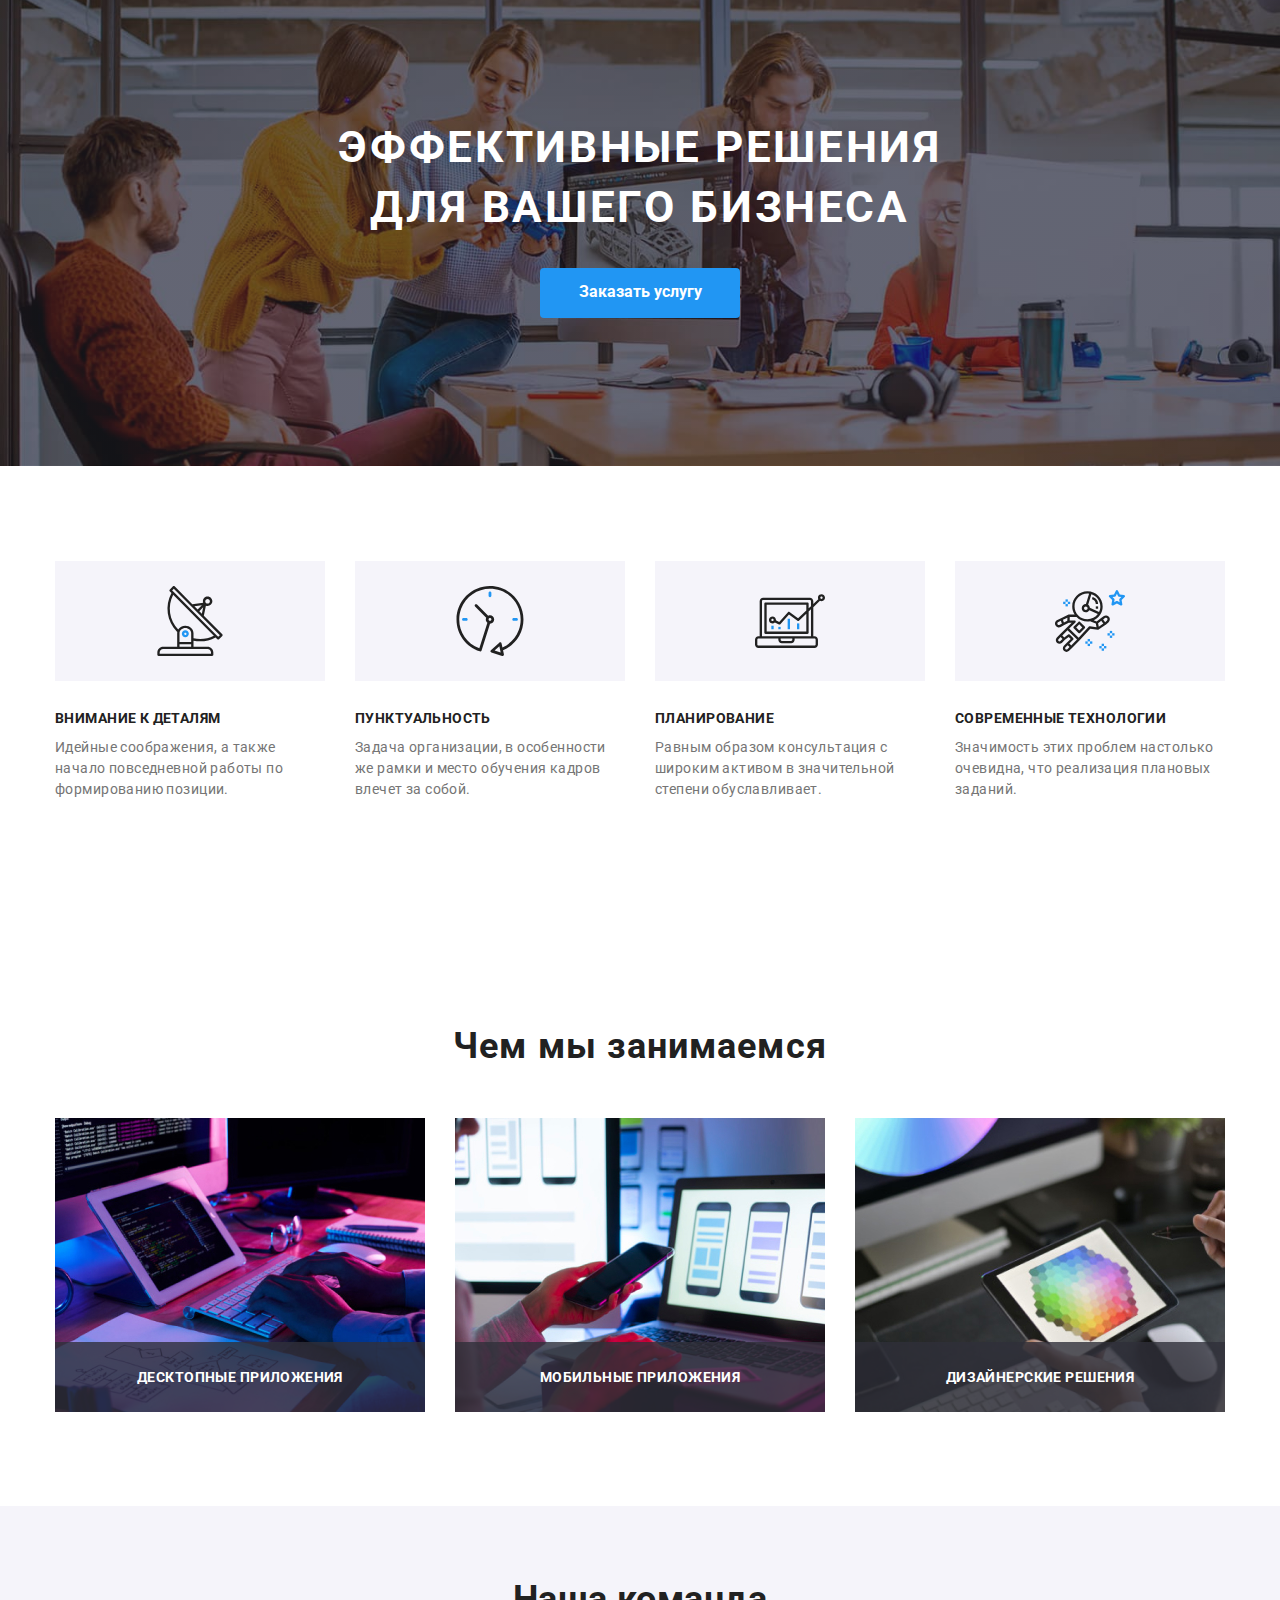
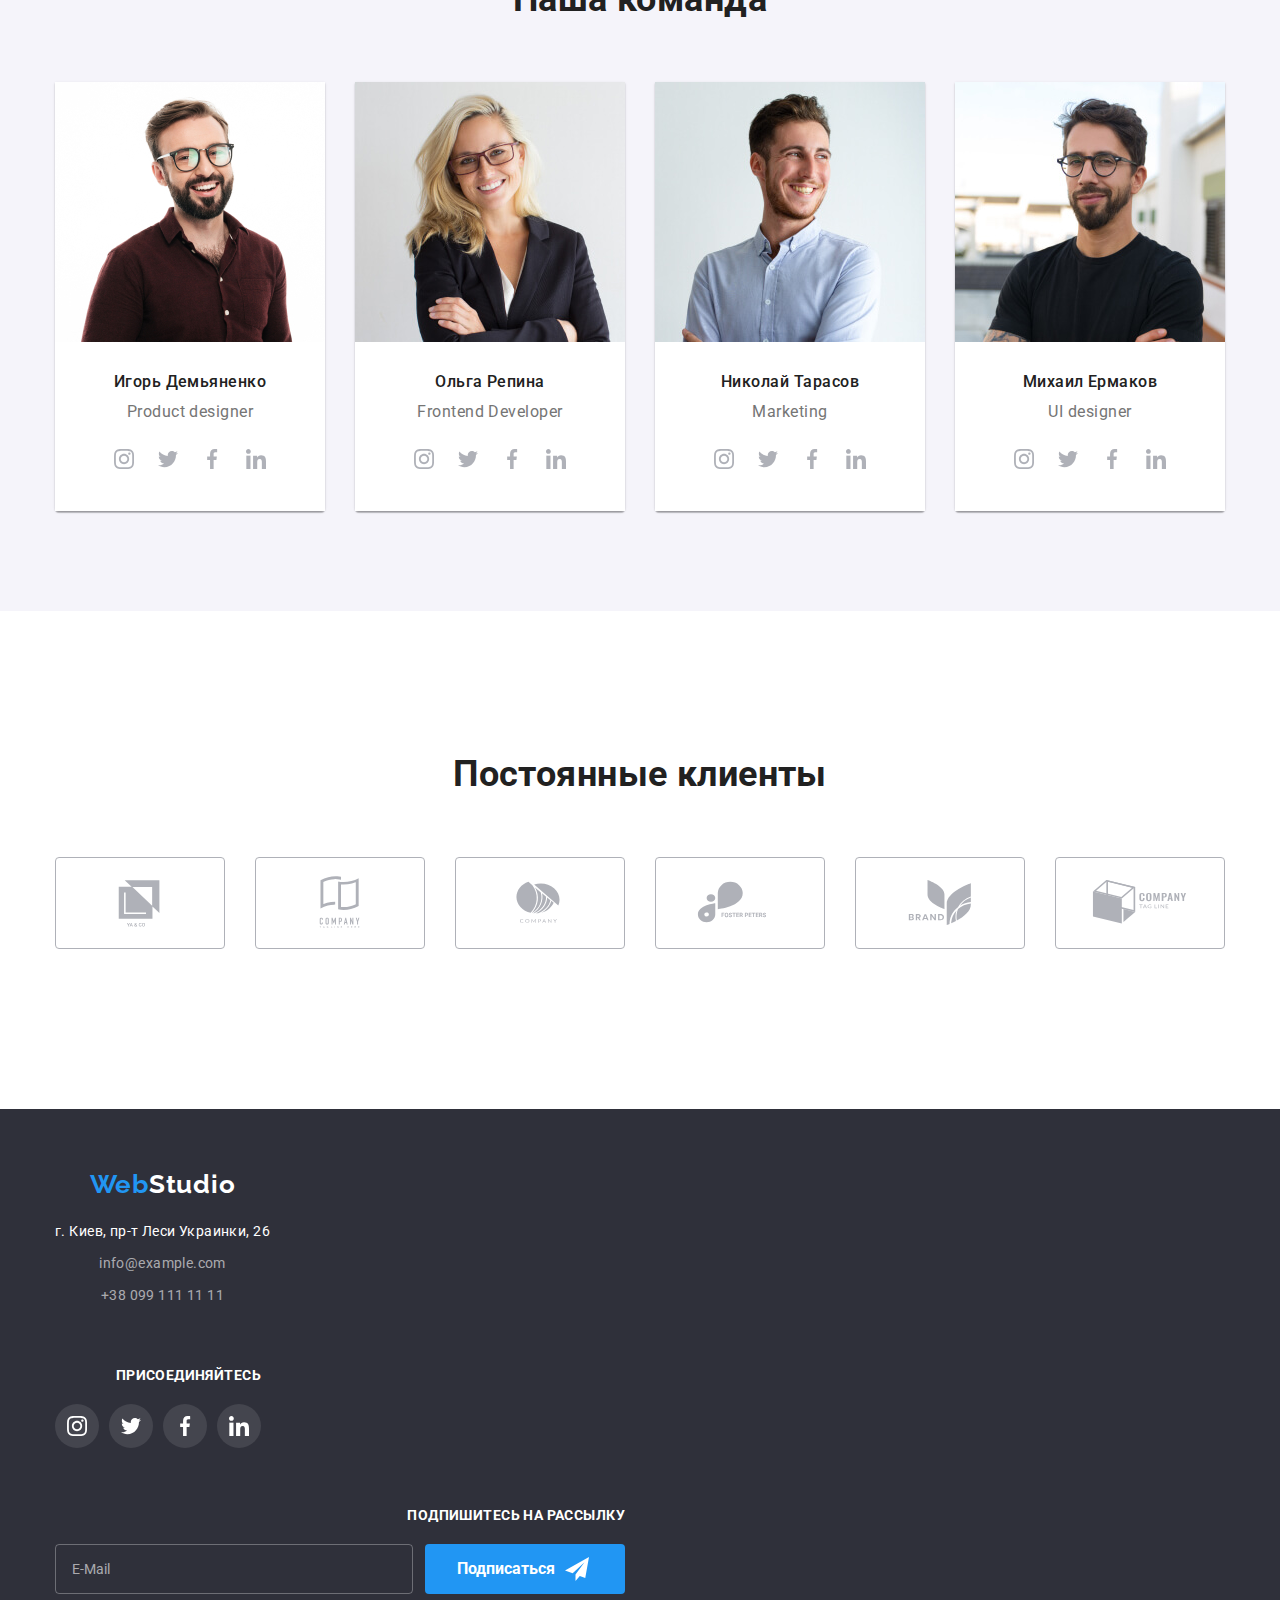
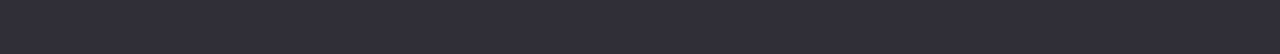
<file: index.html>
<!DOCTYPE html>
<html lang="ru">
  <head>
    <meta charset="UTF-8" />
    <meta http-equiv="X-UA-Compatible" content="IE=edge" />
    <meta name="viewport" content="width=device-width, initial-scale=1.0" />
    <title>Homework 1</title>
    <link
      href="https://fonts.googleapis.com/css2?family=Raleway:wght@700&family=Roboto:wght@400;500;700;900&display=swap"
      rel="stylesheet"
    />
    <link
      rel="stylesheet"
      href="https://cdnjs.cloudflare.com/ajax/libs/modern-normalize/1.1.0/modern-normalize.min.css"
    />
    <link rel="stylesheet" href="./css/main.min.css" />
  </head>

  <body class="page">
    <!--Шапка сайта-->
    <!-- <header class="page-header">
      <div class="container header-container">
        <a href="/" class="logoweb">Web<span class="logostudio">Studio</span></a>
        <nav class="nav">
          <ul class="nav-header">
            <li class="nav-item link"><a href="" class="nav-link current">Студия</a></li>
            <li class="nav-item link"><a href="./portfolio.html" class="nav-link">Портфолио</a></li>
            <li class="nav-item link"><a href="" class="nav-link">Контакты</a></li>
          </ul>
        </nav>
        <ul class="nav-container">
          <li class="nav-item-mail">
            <a href="mailto:info@devstudio.com" class="nav-link nav-link-mail link">
              <svg class="nav-icon" width="16" height="12">
                <use href="./images/icons.svg#icon-envelope"></use>
              </svg>
              info@devstudio.com
            </a>
          </li>
          <li class="nav-item-tel">
            <a href="tel:+380991111111" class="nav-link nav-link-mail link">
              <svg class="nav-icon" width="10" height="16">
                <use href="./images/icons.svg#icon-smartphone"></use>
              </svg>
              +38 099 111 11 11
            </a>
          </li>
        </ul>
      </div>
    </header> -->
    <main>
      <!------------ БАННЕР===== -->
      <section class="hero">
        <div class="hero-container">
          <h1 class="hero__title">Эффективные решения для вашего бизнеса</h1>
          <button type="button" class="button-text button" data-modal-open>Заказать услугу</button>
        </div>
      </section>

      <!--Наши преймущества-->
      <section class="our-advantages section">
        <div class="container">
          <h2 class="visually-hidden">Наши преймущества</h2>
          <ul class="our-advantages-list">
            <li class="advantages-list-item">
              <div class="advantages-icon-wrapper">
                <h3 class="advantages-title advantages-title-antenna">Внимание к деталям</h3>
              </div>
              <p class="our-advantages-text">
                Идейные соображения, а также начало повседневной работы по формированию позиции.
              </p>
            </li>
            <li class="advantages-list-item">
              <div class="advantages-icon-wrapper">
                <h3 class="advantages-title advantages-title-clock">Пунктуальность</h3>
              </div>
              <p class="our-advantages-text">
                Задача организации, в особенности же рамки и место обучения кадров влечет за собой.
              </p>
            </li>
            <li class="advantages-list-item">
              <div class="advantages-icon-wrapper">
                <h3 class="advantages-title advantages-title-diagram">Планирование</h3>
              </div>
              <p class="our-advantages-text">
                Равным образом консультация с широким активом в значительной степени обуславливает.
              </p>
            </li>
            <li class="advantages-list-item">
              <div class="advantages-icon-wrapper">
                <h3 class="advantages-title advantages-title-astronaut">Современные технологии</h3>
              </div>
              <p class="our-advantages-text">
                Значимость этих проблем настолько очевидна, что реализация плановых заданий.
              </p>
            </li>
          </ul>
        </div>
      </section>

      <!--Чем мы занимаемся-->
      <section class="whatdowedo section">
        <div class="container container-whatdowedo">
          <h2 class="whatdowedo-title">Чем мы занимаемся</h2>
          <ul class="whatdowedo-list">
            <li class="whatdowedo-list-item">
              <img src="images/img.jpg" width="370" alt="A person typying on the laptop" />
              <p class="whatdowedo-overlay">Десктопные приложения</p>
            </li>
            <li class="whatdowedo-list-item">
              <img src="images/img2.jpg" width="370" alt="A preson looking up the phone" />
              <p class="whatdowedo-overlay">Мобильные приложения</p>
            </li>
            <li class="whatdowedo-list-item">
              <img src="images/img3.jpg" width="370" alt="A tablet with a picture" />
              <p class="whatdowedo-overlay">Дизайнерские решения</p>
            </li>
          </ul>
        </div>
      </section>

      <!--НАША КОММАНДА-->
      <section class="our-team-section section">
        <div class="container">
          <h2 class="our-team__title">Наша команда</h2>
          <ul class="our-team-list">
            <li class="our-team-list__item">
              <picture>
                <source
                  srcset="./images/team-members/productdesigner-desktop.jpg"
                  media="(min-width: 1200px)"
                />
                <source
                  srcset="./images/team-members/team-designer-tablet.jpg"
                  media="(min-width: 768px)"
                />
                <source
                  srcset="./images/team-members/team-designer-mobile.jpg"
                  media="(min-width: 320px)"
                />
                <img src="#" width="" alt="Team member product designer" />
              </picture>
              <div class="our-team-list-content">
                <h3 class="our-team-list__member">Игорь Демьяненко</h3>
                <p class="our-team-list__position">Product designer</p>
                <ul class="social-list list">
                  <li class="social-list__item">
                    <a href="" class="social-list__link link">
                      <svg class="social-list__icon" width="20" height="20">
                        <use href="./images/icons.svg#instagram"></use>
                      </svg>
                    </a>
                  </li>
                  <li class="social-list__item">
                    <a href="" class="social-list__link link">
                      <svg class="social-list__icon" width="20" height="20">
                        <use href="./images/icons.svg#twitter"></use>
                      </svg>
                    </a>
                  </li>
                  <li class="social-list__item">
                    <a href="" class="social-list__link link">
                      <svg class="social-list__icon" width="20" height="20">
                        <use href="./images/icons.svg#facebook"></use>
                      </svg>
                    </a>
                  </li>
                  <li class="social-list__item">
                    <a href="" class="social-list__link link">
                      <svg class="social-list__icon" width="20" height="20">
                        <use href="./images/icons.svg#linkedin"></use>
                      </svg>
                    </a>
                  </li>
                </ul>
              </div>
            </li>
            <li class="our-team-list__item">
              <picture>
                <source
                  srcset="./images/team-members/frontend-desktop.jpg"
                  media="(min-width: 1200px)"
                />
                <source
                  srcset="./images/team-members/frontend-tablet.jpg"
                  media="(min-width: 768px)"
                />
                <source
                  srcset="./images/team-members/frontend-mobile.jpg"
                  media="(min-width: 320px)"
                />
                <img src="#" width="" alt="Team member Frontend developer" />
              </picture>

              <div class="our-team-list-content">
                <h3 class="our-team-list__member">Ольга Репина</h3>
                <p class="our-team-list__position">Frontend Developer</p>
                <ul class="social-list list">
                  <li class="social-list__item">
                    <a href="" class="social-list__link link">
                      <svg class="social-list__icon" width="20" height="20">
                        <use href="./images/icons.svg#instagram"></use>
                      </svg>
                    </a>
                  </li>
                  <li class="social-list__item">
                    <a href="" class="social-list__link link">
                      <svg class="social-list__icon" width="20" height="20">
                        <use href="./images/icons.svg#twitter"></use>
                      </svg>
                    </a>
                  </li>
                  <li class="social-list__item">
                    <a href="" class="social-list__link link">
                      <svg class="social-list__icon" width="20" height="20">
                        <use href="./images/icons.svg#facebook"></use>
                      </svg>
                    </a>
                  </li>
                  <li class="social-list__item">
                    <a href="" class="social-list__link link">
                      <svg class="social-list__icon" width="20" height="20">
                        <use href="./images/icons.svg#linkedin"></use>
                      </svg>
                    </a>
                  </li>
                </ul>
              </div>
            </li>
            <li class="our-team-list__item">
              <picture>
                <source
                  srcset="./images/team-members/marketing-desktop.jpg"
                  media="(min-width: 1200px)"
                />
                <source
                  srcset="./images/team-members/marketing-tablet.jpg"
                  media="(min-width: 768px)"
                />
                <source
                  srcset="./images/team-members/marketing-mobile.jpg"
                  media="(min-width: 320px)"
                />
                <img src="#" width="" alt="Team member for marketing" />
              </picture>

              <div class="our-team-list-content">
                <h3 class="our-team-list__member">Николай Тарасов</h3>
                <p class="our-team-list__position">Marketing</p>
                <ul class="social-list list">
                  <li class="social-list__item">
                    <a href="" class="social-list__link link">
                      <svg class="social-list__icon" width="20" height="20">
                        <use href="./images/icons.svg#instagram"></use>
                      </svg>
                    </a>
                  </li>
                  <li class="social-list__item">
                    <a href="" class="social-list__link link">
                      <svg class="social-list__icon" width="20" height="20">
                        <use href="./images/icons.svg#twitter"></use>
                      </svg>
                    </a>
                  </li>
                  <li class="social-list__item">
                    <a href="" class="social-list__link link">
                      <svg class="social-list__icon" width="20" height="20">
                        <use href="./images/icons.svg#facebook"></use>
                      </svg>
                    </a>
                  </li>
                  <li class="social-list__item">
                    <a href="" class="social-list__link link">
                      <svg class="social-list__icon" width="20" height="20">
                        <use href="./images/icons.svg#linkedin"></use>
                      </svg>
                    </a>
                  </li>
                </ul>
              </div>
            </li>
            <li class="our-team-list__item">
              <picture>
                <source
                  srcset="./images/team-members/uidesigner-desktop.jpg"
                  media="(min-width: 1200px)"
                />
                <source
                  srcset="./images/team-members/uidesigner-tablet.jpg"
                  media="(min-width: 768px)"
                />
                <source
                  srcset="./images/team-members/uidesigner-mobile.jpg"
                  media="(min-width: 320px)"
                />
                <img src="#" width="" alt="Team member ui designer" />
              </picture>

              <div class="our-team-list-content">
                <h3 class="our-team-list__member">Михаил Ермаков</h3>
                <p class="our-team-list__position">UI designer</p>
                <ul class="social-list list">
                  <li class="social-list__item">
                    <a href="" class="social-list__link link">
                      <svg class="social-list__icon" width="20" height="20">
                        <use href="./images/icons.svg#instagram"></use>
                      </svg>
                    </a>
                  </li>
                  <li class="social-list__item">
                    <a href="" class="social-list__link link">
                      <svg class="social-list__icon" width="20" height="20">
                        <use href="./images/icons.svg#twitter"></use>
                      </svg>
                    </a>
                  </li>
                  <li class="social-list__item">
                    <a href="" class="social-list__link link">
                      <svg class="social-list__icon" width="20" height="20">
                        <use href="./images/icons.svg#facebook"></use>
                      </svg>
                    </a>
                  </li>
                  <li class="social-list__item">
                    <a href="" class="social-list__link link">
                      <svg class="social-list__icon" width="20" height="20">
                        <use href="./images/icons.svg#linkedin"></use>
                      </svg>
                    </a>
                  </li>
                </ul>
              </div>
            </li>
          </ul>
        </div>
      </section>
      <section class="our-clients section">
        <div class="container">
          <h2 class="our-clients-title">Постоянные клиенты</h2>
          <ul class="our-clients-list">
            <li class="our-clients-list-item">
              <a href="" class="our-clients-link link">
                <svg class="our-clients-icon" width="106" height="60">
                  <use href="./images/icons.svg#logo-first"></use>
                </svg>
              </a>
            </li>
            <li class="our-clients-list-item">
              <a href="" class="our-clients-link link">
                <svg class="our-clients-icon" width="106" height="60">
                  <use href="./images/icons.svg#logo-second"></use>
                </svg>
              </a>
            </li>
            <li class="our-clients-list-item">
              <a href="" class="our-clients-link link">
                <svg class="our-clients-icon" width="106" height="60">
                  <use href="./images/icons.svg#logo-third"></use>
                </svg>
              </a>
            </li>
            <li class="our-clients-list-item">
              <a href="" class="our-clients-link link">
                <svg class="our-clients-icon" width="106" height="60">
                  <use href="./images/icons.svg#logo-fourth"></use>
                </svg>
              </a>
            </li>
            <li class="our-clients-list-item">
              <a href="" class="our-clients-link link">
                <svg class="our-clients-icon" width="106" height="60">
                  <use href="./images/icons.svg#logo-fifth"></use>
                </svg>
              </a>
            </li>
            <li class="our-clients-list-item">
              <a href="" class="our-clients-link link">
                <svg class="our-clients-icon" width="106" height="60">
                  <use href="./images/icons.svg#logo-sixth"></use>
                </svg>
              </a>
            </li>
          </ul>
        </div>
      </section>
    </main>

    <!--Подвал страницы-->
    <footer class="footer">
      <div class="container footer-container">
        <div class="footer-container-first">
          <a href="/" class="logoweb-footer">Web<span class="logostudiofooter">Studio</span></a>
          <address class="address">
            <p class="address-name">г. Киев, пр-т Леси Украинки, 26</p>
            <a class="address-mail link" href="mailto:info@example.com">info@example.com</a>
            <a class="address-tel link" href="tel:+380991111111">+38 099 111 11 11</a>
          </address>
        </div>
        <div class="footer-social-links-container">
          <h2 class="footer-title">Присоединяйтесь</h2>
          <ul class="footer-social-list">
            <li class="social-list-item">
              <a href="" class="social-list-link">
                <svg class="social-list-icon-footer" width="20" height="20">
                  <use href="./images/icons.svg#instagram"></use>
                </svg>
              </a>
            </li>
            <li class="social-list-item">
              <a href="" class="social-list-link">
                <svg class="social-list-icon-footer" width="20" height="20">
                  <use href="./images/icons.svg#twitter"></use>
                </svg>
              </a>
            </li>
            <li class="social-list-item">
              <a href="" class="social-list-link">
                <svg class="social-list-icon-footer" width="20" height="20">
                  <use href="./images/icons.svg#facebook"></use>
                </svg>
              </a>
            </li>
            <li class="">
              <a href="" class="social-list-link">
                <svg class="social-list-icon-footer" width="20" height="20">
                  <use href="./images/icons.svg#linkedin"></use>
                </svg>
              </a>
            </li>
          </ul>
        </div>

        <div class="footer-subscribe-container">
          <form action="footer-subscribe-form">
            <p class="footer-title">Подпишитесь на рассылку</p>
            <span class="subscribe-input-wrapper">
              <input
                type="email"
                class="footer-input-email"
                name="user-email"
                placeholder="E-mail"
                required
              />
              <button type="submit" class="submit-btn button">
                Подписаться
                <svg class="footer-icon-send" width="24" height="24">
                  <use href="./images/icons.svg#icon-send"></use>
                </svg>
              </button>
            </span>
          </form>
        </div>
      </div>
    </footer>

    <div class="backdrop is-hidden" data-modal>
      <div class="modal">
        <button type="button" class="close-btn" data-modal-close>
          <svg class="cross-btn" width="11" height="11">
            <use href="./images/icons.svg#icon-vector"></use>
          </svg>
        </button>
        <form class="modal-form">
          <p class="modal-form-head">Оставьте свои данные, мы вам перезвоним</p>
          <label class="modal-form-field">
            Имя
            <span class="modal-form-input-wrapper">
              <input
                type="text"
                name="user-name"
                class="modal-form-input"
                title="не должно быть цифр и символов"
                minlength="2"
                required
              />

              <svg class="modal-input-icon" width="12" height="12">
                <use href="./images/icons.svg#icon-name"></use>
              </svg>
            </span>
          </label>
          <label class="modal-form-field">
            Телефон
            <span class="modal-form-input-wrapper">
              <input
                type="tel"
                name="user-phone"
                class="modal-form-input"
                title="096-111-11-11"
                required
              />
              <svg class="modal-input-icon" width="13" height="13">
                <use href="./images/icons.svg#icon-phone"></use>
              </svg>
            </span>
          </label>
          <label class="modal-form-field">
            Почта
            <span class="modal-form-input-wrapper">
              <input type="email" name="user-email" class="modal-form-input" required />
              <svg class="modal-input-icon" width="15" height="12">
                <use href="./images/icons.svg#icon-email"></use>
              </svg>
            </span>
          </label>
          <label class="modal-form-field">
            Комментарий
            <textarea
              name="user-message"
              class="modal-form-message"
              placeholder="Введите текст"
            ></textarea>
          </label>
          <input
            type="checkbox"
            name="accept-policy"
            class="modal-form-checkbox visually-hidden"
            id="accept-policy"
          />
          <label for="accept-policy" class="modal-form-checkbox-label"
            >Соглашаюсь с рассылкой и принимаю &nbsp;
            <a href="" class="modal-form-checkbox-link">Условия договора</a>
          </label>
          <button type="submit" class="modal-form-btn button">Отправить</button>
        </form>
      </div>
    </div>
    <script src="./js/modal.js"></script>
  </body>
</html>
</file>
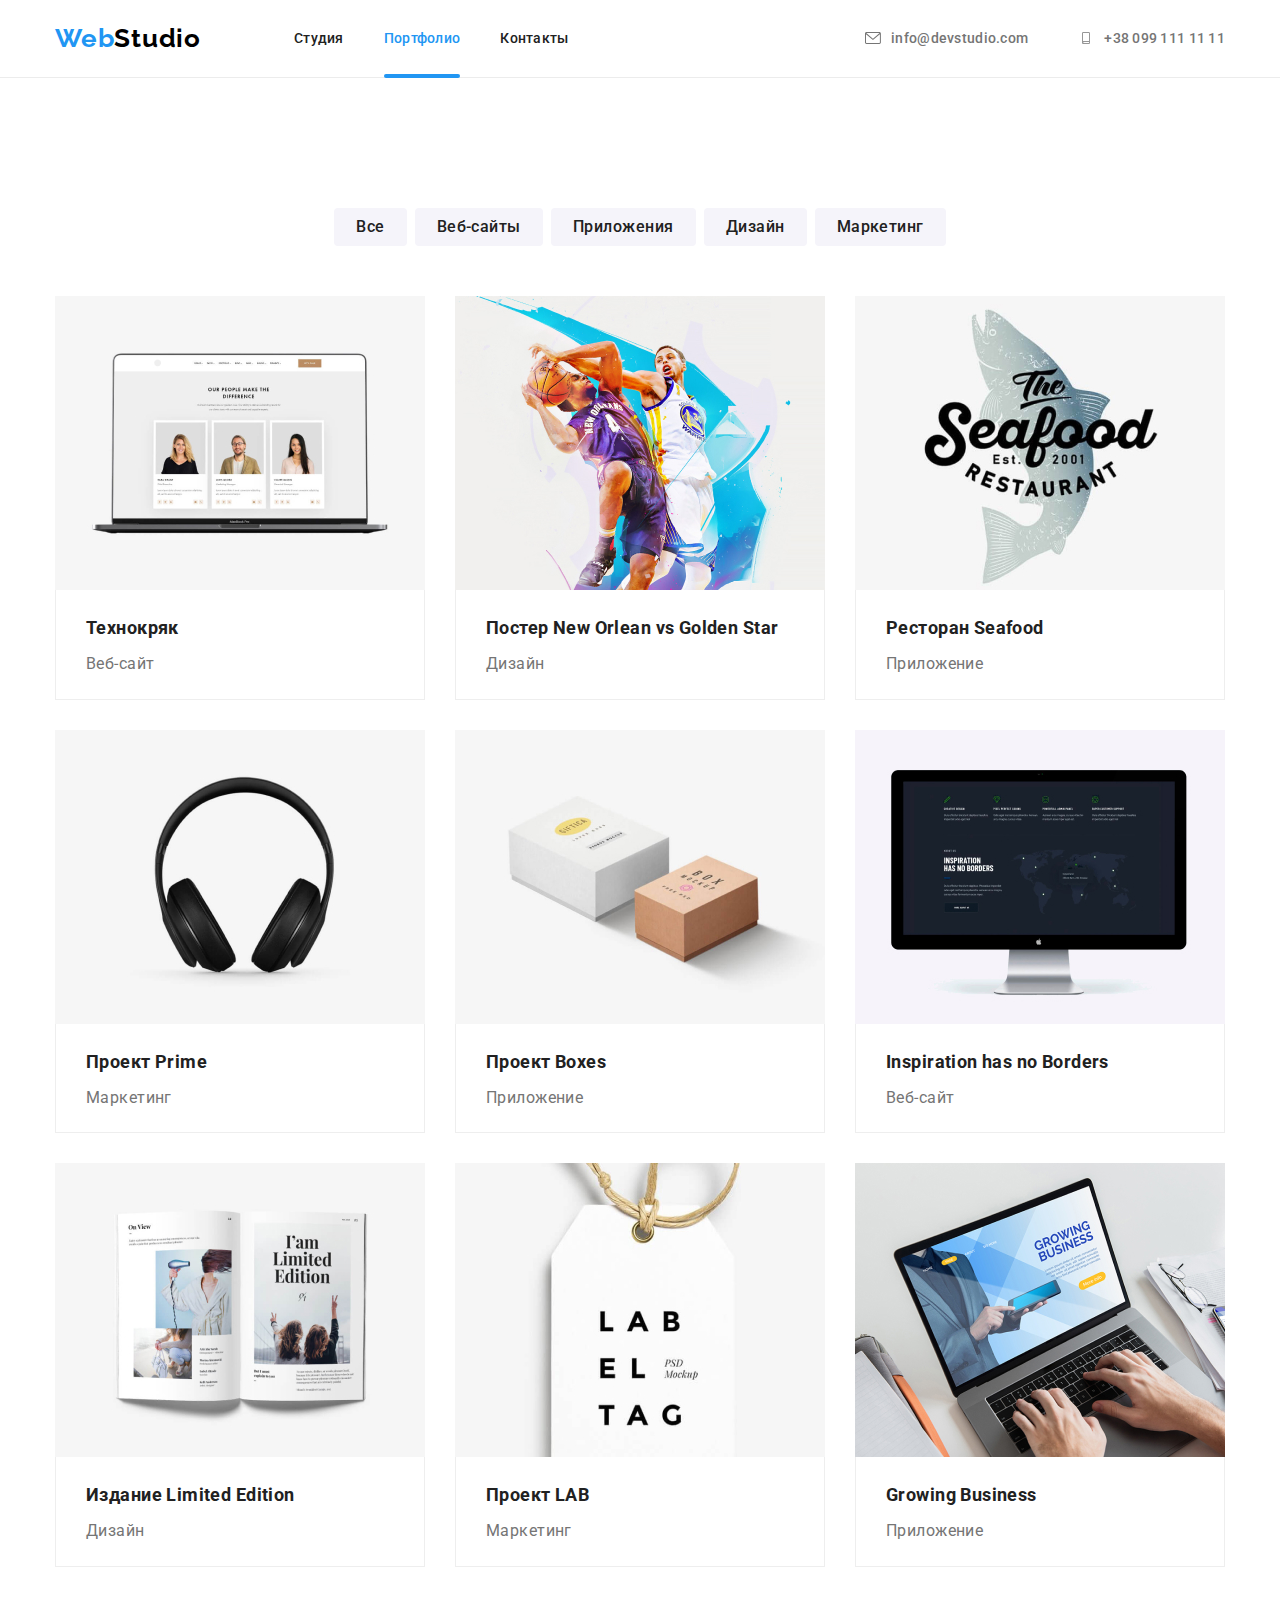
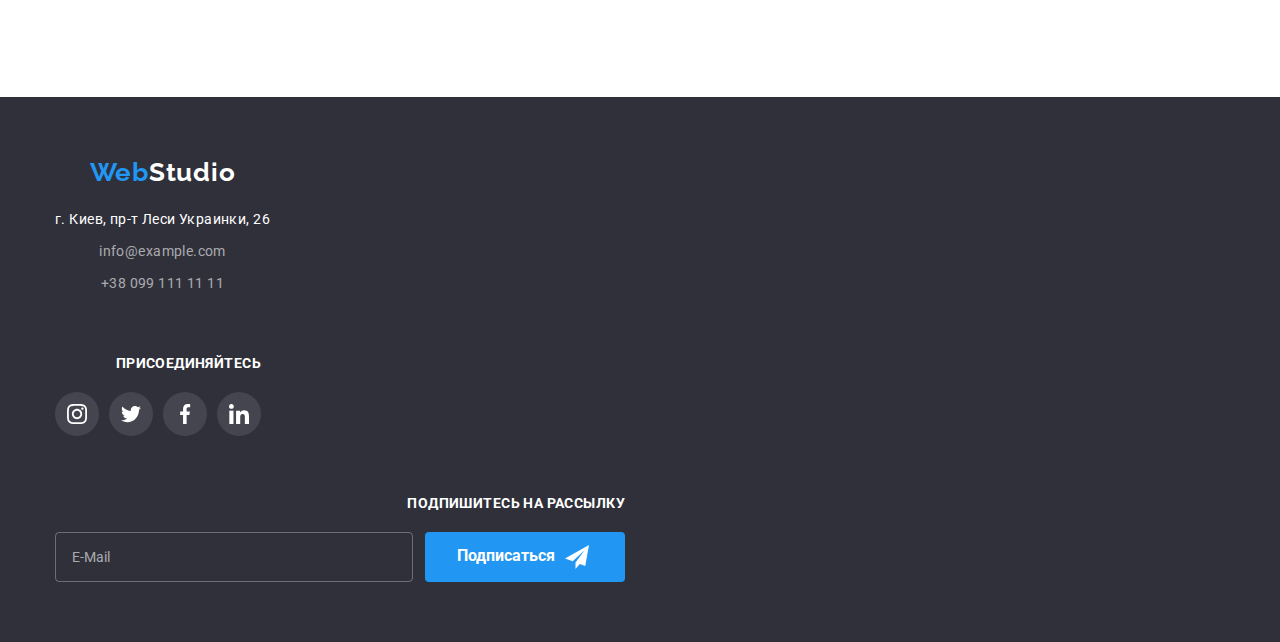
<file: portfolio.html>
<!DOCTYPE html>
<html lang="ru">
  <head>
    <meta charset="UTF-8" />
    <meta http-equiv="X-UA-Compatible" content="IE=edge" />
    <meta name="viewport" content="width=, initial-scale=1.0" />
    <title>Document</title>
    <link
      href="https://fonts.googleapis.com/css2?family=Raleway:wght@700&family=Roboto:wght@400;500;700;900&display=swap"
      rel="stylesheet"
    />
    <link
      rel="stylesheet"
      href="https://cdnjs.cloudflare.com/ajax/libs/modern-normalize/1.1.0/modern-normalize.min.css"
    />
    <link rel="stylesheet" href="./css/main.min.css" />
  </head>
  <body>
    <!--Шапка сайта-->
    <header class="page-header">
      <div class="container header-container">
        <a href="/" class="logoweb">Web<span class="logostudio">Studio</span></a>
        <nav class="nav">
          <ul class="nav-header">
            <li class="nav-item link"><a href="./index.html" class="nav-link">Студия</a></li>
            <li class="nav-item link"><a href="" class="nav-link current">Портфолио</a></li>
            <li class="nav-item link"><a href="" class="nav-link">Контакты</a></li>
          </ul>
        </nav>
        <ul class="nav-container">
          <li class="nav-item-mail">
            <a href="mailto:info@devstudio.com" class="nav-link nav-link-mail link">
              <svg class="nav-icon" width="16" height="12">
                <use href="./images/icons.svg#icon-envelope"></use>
              </svg>
              info@devstudio.com
            </a>
          </li>
          <li class="nav-item-tel">
            <a href="tel:+380991111111" class="nav-link nav-link-mail link">
              <svg class="nav-icon" width="16" height="12">
                <use href="./images/icons.svg#icon-smartphone"></use>
              </svg>
              +38 099 111 11 11
            </a>
          </li>
        </ul>
      </div>
    </header>
    <main>
      <!-- Фильтр на странице Портфолио -->
      <section class="section">
        <div class="container">
          <h1 class="visually-hidden">Примеры работ</h1>
          <ul class="work-examples-container button-items-list">
            <li class="button-examples-item">
              <button type="button" class="button-text-examples">Все</button>
            </li>
            <li class="button-examples-item">
              <button type="button button-web" class="button-text-examples">Веб-сайты</button>
            </li>
            <li class="button-examples-item">
              <button type="button" class="button-text-examples">Приложения</button>
            </li>
            <li class="button-examples-item">
              <button type="button" class="button-text-examples">Дизайн</button>
            </li>
            <li class="button-examples-item">
              <button type="button" class="button-text-examples">Маркетинг</button>
            </li>
          </ul>

          <!-- Примеры работ линия 1 -->
          <ul class="work-examples">
            <li class="work-examples-list-item">
              <a href="" class="work-examples-list-link link">
                <div class="blue-list-img-wrapper">
                  <img
                    src="images/websiteexample.jpg"
                    width="370"
                    alt="An example of the website"
                  />
                  <p class="overlay">
                    Технокряк это современная площадка распространения коронавируса. Компании
                    используют эту платформу для цифрового шпионажа и атак на защищённые сервера
                    конкурентов.
                  </p>
                </div>
                <div class="work-examples-content">
                  <h2 class="work-example-title">Технокряк</h2>
                  <p class="work-example-type">Веб-сайт</p>
                </div>
              </a>
            </li>
            <li class="work-examples-list-item">
              <a href="" class="work-examples-list-link link">
                <div class="blue-list-img-wrapper">
                  <img
                    src="images/designexample.jpg"
                    width="370"
                    alt="A poster with basketball players"
                  />
                  <p class="overlay">
                    Технокряк это современная площадка распространения коронавируса. Компании
                    используют эту платформу для цифрового шпионажа и атак на защищённые сервера
                    конкурентов.
                  </p>
                </div>
                <div class="work-examples-content">
                  <h2 class="work-example-title">Постер New Orlean vs Golden Star</h2>
                  <p class="work-example-type">Дизайн</p>
                </div>
              </a>
            </li>
            <li class="work-examples-list-item">
              <a href="" class="work-examples-list-link link">
                <div class="blue-list-img-wrapper">
                  <img src="images/appexample.jpg" width="370" alt="Seafood restaurant app logo" />
                  <p class="overlay">
                    Технокряк это современная площадка распространения коронавируса. Компании
                    используют эту платформу для цифрового шпионажа и атак на защищённые сервера
                    конкурентов.
                  </p>
                </div>
                <div class="work-examples-content">
                  <h2 class="work-example-title">Ресторан Seafood</h2>
                  <p class="work-example-type">Приложение</p>
                </div>
              </a>
            </li>
            <!-- Примеры работ линия 2 -->
            <li class="work-examples-list-item">
              <a href="" class="work-examples-list-link link">
                <div class="blue-list-img-wrapper">
                  <img src="images/marketingexample.jpg" width="370" alt="A set of headphones" />
                  <p class="overlay">
                    Технокряк это современная площадка распространения коронавируса. Компании
                    используют эту платформу для цифрового шпионажа и атак на защищённые сервера
                    конкурентов.
                  </p>
                </div>
                <div class="work-examples-content">
                  <h2 class="work-example-title">Проект Prime</h2>
                  <p class="work-example-type">Маркетинг</p>
                </div>
              </a>
            </li>
            <li class="work-examples-list-item">
              <a href="" class="work-examples-list-link link">
                <div class="blue-list-img-wrapper">
                  <img src="images/appboxes.jpg" width="370" alt="Two boxes" />
                  <p class="overlay">
                    Технокряк это современная площадка распространения коронавируса. Компании
                    используют эту платформу для цифрового шпионажа и атак на защищённые сервера
                    конкурентов.
                  </p>
                </div>
                <div class="work-examples-content">
                  <h2 class="work-example-title">Проект Boxes</h2>
                  <p class="work-example-type">Приложение</p>
                </div>
              </a>
            </li>
            <li class="work-examples-list-item">
              <a href="" class="work-examples-list-link link">
                <div class="blue-list-img-wrapper">
                  <img src="images/websiteinspation.jpg" width="370" alt="A screen" />
                  <p class="overlay">
                    Технокряк это современная площадка распространения коронавируса. Компании
                    используют эту платформу для цифрового шпионажа и атак на защищённые сервера
                    конкурентов.
                  </p>
                </div>
                <div class="work-examples-content">
                  <h2 class="work-example-title">Inspiration has no Borders</h2>
                  <p class="work-example-type">Веб-сайт</p>
                </div>
              </a>
            </li>
            <!-- Примеры работ линия 3 -->
            <li class="work-examples-list-item not">
              <a href="" class="work-examples-list-link link">
                <div class="blue-list-img-wrapper">
                  <img src="images/limitededition.jpg" width="370" alt="An unfolded magazine" />
                  <p class="overlay">
                    Технокряк это современная площадка распространения коронавируса. Компании
                    используют эту платформу для цифрового шпионажа и атак на защищённые сервера
                    конкурентов.
                  </p>
                </div>
                <div class="work-examples-content">
                  <h2 class="work-example-title">Издание Limited Edition</h2>
                  <p class="work-example-type">Дизайн</p>
                </div>
              </a>
            </li>
            <li class="work-examples-list-item not">
              <a href="" class="work-examples-list-link link">
                <div class="blue-list-img-wrapper">
                  <img src="images/projectlab.jpg" width="370" alt="A Lab tag" />
                  <p class="overlay">
                    Технокряк это современная площадка распространения коронавируса. Компании
                    используют эту платформу для цифрового шпионажа и атак на защищённые сервера
                    конкурентов.
                  </p>
                </div>
                <div class="work-examples-content">
                  <h2 class="work-example-title">Проект LAB</h2>
                  <p class="work-example-type">Маркетинг</p>
                </div>
              </a>
            </li>
            <li class="work-examples-list-item not">
              <a href="" class="work-examples-list-link link">
                <div class="blue-list-img-wrapper">
                  <img src="images/growingbusiness.jpg" width="370" alt="A laptop" />
                  <p class="overlay">
                    Технокряк это современная площадка распространения коронавируса. Компании
                    используют эту платформу для цифрового шпионажа и атак на защищённые сервера
                    конкурентов.
                  </p>
                </div>
                <div class="work-examples-content">
                  <h2 class="work-example-title">Growing Business</h2>
                  <p class="work-example-type">Приложение</p>
                </div>
              </a>
            </li>
          </ul>
        </div>
      </section>
    </main>
    <!--Подвал страницы-->
    <footer class="footer">
      <div class="container footer-container">
        <div class="footer-container-first">
          <a href="/" class="logoweb-footer">Web<span class="logostudiofooter">Studio</span></a>
          <address class="address">
            <p class="address-name">г. Киев, пр-т Леси Украинки, 26</p>
            <a class="address-mail link" href="mailto:info@example.com">info@example.com</a>
            <a class="address-tel link" href="tel:+380991111111">+38 099 111 11 11</a>
          </address>
        </div>
        <div class="footer-social-links-container">
          <h2 class="footer-title">Присоединяйтесь</h2>
          <ul class="footer-social-list">
            <li class="social-list-item">
              <a href="" class="social-list-link">
                <svg class="social-list-icon-footer" width="20" height="20">
                  <use href="./images/icons.svg#instagram"></use>
                </svg>
              </a>
            </li>
            <li class="social-list-item">
              <a href="" class="social-list-link">
                <svg class="social-list-icon-footer" width="20" height="20">
                  <use href="./images/icons.svg#twitter"></use>
                </svg>
              </a>
            </li>
            <li class="social-list-item">
              <a href="" class="social-list-link">
                <svg class="social-list-icon-footer" width="20" height="20">
                  <use href="./images/icons.svg#facebook"></use>
                </svg>
              </a>
            </li>
            <li class="">
              <a href="" class="social-list-link">
                <svg class="social-list-icon-footer" width="20" height="20">
                  <use href="./images/icons.svg#linkedin"></use>
                </svg>
              </a>
            </li>
          </ul>
        </div>

        <div class="footer-subscribe-container">
          <form action="footer-subscribe-form">
            <p class="footer-title">Подпишитесь на рассылку</p>
            <span class="subscribe-input-wrapper">
              <input
                type="email"
                class="footer-input-email"
                name="user-email"
                placeholder="E-mail"
                required
              />
              <button type="submit" class="submit-btn button">
                Подписаться
                <svg class="footer-icon-send" width="24" height="24">
                  <use href="./images/icons.svg#icon-send"></use>
                </svg>
              </button>
            </span>
          </form>
        </div>
      </div>
    </footer>
  </body>
</html>
</file>
<file: css/main.min.css>
:root{--primary-text-color: #757575;--title-text-color: #212121;--accent-color: #2196f3;--primary-bg-color: white;--main-font: 'Roboto', sans-serif;--secondary-font: 'Raleway', sans-serif}.visually-hidden{position:absolute;width:1px;height:1px;margin:-1px;border:0;padding:0;white-space:nowrap;clip-path:inset(100%);clip:rect(0 0 0 0);overflow:hidden}h1,h2,h3,h4,h5,h6,p{margin-top:0;margin-bottom:0}ul,ol{padding-left:0;margin-top:0;margin-bottom:0}.list{list-style:none}.link{text-decoration:none;display:block}img{display:block}ul{list-style:none}button{box-sizing:border-box}body{background-color:#ffffff;color:#212121;font-family:'Roboto', sans-serif;letter-spacing:0.03em;font-size:14px;line-height:1.71}.container{padding-left:15px;padding-right:15px;margin:0 auto}@media screen and (min-width: 480px){.container{max-width:480px}}@media screen and (min-width: 768px){.container{max-width:768px}}@media screen and (min-width: 1200px){.container{max-width:1200px}}.section{margin:0 auto}@media screen and (min-width: 480px){.section{padding-top:60px;padding-bottom:60px}}@media screen and (min-width: 768px){.section{padding-top:60px;padding-bottom:60px}}@media screen and (min-width: 1200px){.section{padding-top:130px;padding-bottom:130px}}.button{display:block;margin:0 auto;border-radius:4px;padding:10px 32px;box-sizing:border-box;width:200px;height:50px;border:none;font-family:inherit;color:white;background-color:var(--accent-color);font-weight:bold;font-size:16px;line-height:1.8;cursor:pointer;transition:background-color 250ms cubic-bezier(0.4, 0, 0.2, 1)}.button:hover,.button:focus{box-shadow:0px 4px 4px rgba(0,0,0,0.15);background-color:#188ce8}.button-text-examples{font-family:inherit;padding:6px 22px;border-radius:4px;border:#f5f4fa;background-color:#f5f4fa;color:#212121;font-weight:500;font-size:16px;line-height:1.62;letter-spacing:0.03em;transition:background-color 250ms cubic-bezier(0.4, 0, 0.2, 1),color 250ms cubic-bezier(0.4, 0, 0.2, 1),box-shadow 250ms cubic-bezier(0.4, 0, 0.2, 1)}.button-text-examples:hover,.button-text-examples:focus{background-color:#2196f3;color:white;box-shadow:0px 3px 1px rgba(0,0,0,0.1),0px 1px 2px rgba(0,0,0,0.08),0px 2px 2px rgba(0,0,0,0.12)}.button-examples-item{display:block}.button-examples-item:not(:last-child){margin-right:8px}.buttons-list{display:block}.button-web{padding:73px 38px}.logoweb{text-decoration:none;color:#2196f3;font-family:'Raleway';font-size:26px;font-weight:700;line-height:1.19;letter-spacing:0.03em;text-align:left;margin-right:93px}.logostudio{color:black;text-decoration:none;font-weight:700;font-size:26px;line-height:1.34;letter-spacing:0.03em}.nav-header{display:flex}.nav-link{display:block;padding-top:30px;padding-bottom:30px;position:relative}.nav-item .current::after{content:'';position:absolute;display:block;background-color:#2196f3;width:100%;height:4px;bottom:-1px;border-radius:2px}.nav{display:block;align-items:center}.nav-container{display:flex;justify-content:center;margin-left:auto}.nav-link{display:flex;align-items:center;text-decoration:none;color:#212121;font-weight:500;font-size:14px;line-height:1.2;letter-spacing:0.02em}.nav-link.current,.nav-link:hover,.nav-link:focus{color:#2196f3}.nav-email-link,.nav-tel-link{display:block;padding-top:32px;padding-bottom:32px;transition:color 250ms cubic-bezier(0.4, 0, 0.2, 1)}.nav-item:not(:last-child){margin-right:40px}.nav-link-mail{color:var(--primary-text-color);transition:color 250ms cubic-bezier(0.4, 0, 0.2, 1)}.nav-link-mail:focus,.nav-link-mail:hover{font-weight:500;color:#2196f3}.nav-icon{margin-right:10px;fill:currentColor}.nav-item-mail{margin-right:50px}.social-list{display:flex;justify-content:center}.social-list__icon{fill:#afb1b8;transition:fill 250ms cubic-bezier(0.4, 0, 0.2, 1)}.social-list__link:hover>.social-list__icon,.social-list__link:focus>.social-list__icon{fill:white}.social-list__link{display:flex;justify-content:center;align-items:center;width:44px;height:44px;border-radius:50%;background-color:var(--primary-bg-color);transition:background-color 250ms cubic-bezier(0.4, 0, 0.2, 1)}.social-list__link:hover,.social-list__link:focus{background-color:var(--accent-color)}.work-example-title{color:#212121;font-style:normal;font-weight:bold;font-size:18px;line-height:2}.button-text-examples{font-family:inherit;background-color:#f5f4fa;color:#212121;font-weight:500;font-size:16px;line-height:1.62;letter-spacing:0.03em;transition:background-color 250ms cubic-bezier(0.4, 0, 0.2, 1),color 250ms cubic-bezier(0.4, 0, 0.2, 1),box-shadow 250ms cubic-bezier(0.4, 0, 0.2, 1);padding:6px 22px;border-radius:4px;border:#f5f4fa}.button-text-examples:hover,.button-text-examples:focus{background-color:#2196f3;color:white;box-shadow:0px 3px 1px rgba(0,0,0,0.1),0px 1px 2px rgba(0,0,0,0.08),0px 2px 2px rgba(0,0,0,0.12)}.work-examples-container{display:flex;justify-content:center;margin-bottom:50px}.work-example-title{margin-bottom:4px}.button-examples-item{display:block}.button-examples-item:not(:last-child){margin-right:8px}.buttons-list{display:block}.button-web{padding:73px 38px}.logoweb-footer{text-decoration:none;color:#2196f3;font-family:'Raleway';font-size:26px;font-weight:700;line-height:1.19;letter-spacing:0.03em;margin-bottom:20px}.logostudiofooter{color:white;text-decoration:none;font-weight:700;font-size:26px;line-height:35, 96px;letter-spacing:0.03em}.backdrop{position:fixed;top:0;left:0;width:100%;height:100%;background-color:rgba(0,0,0,0.5);opacity:1;visibility:visible;pointer-events:auto;transition:opacity 500ms linear, visibility 500ms linear}.backdrop.is-hidden{opacity:0;visibility:hidden;pointer-events:none}.modal{width:528px;min-height:581px;position:absolute;top:50%;left:50%;transform:translate(-50%, -50%);background-color:white;padding:40px}.cross-btn{fill:var(--title-text-color);background-color:white}.close-btn{display:flex;justify-content:center;align-items:center;fill:#000000;position:absolute;top:8px;right:8px;width:30px;height:30px;border:1px solid #0000001a;border-radius:50%;background-color:transparent;padding:0;cursor:pointer;transition:fill 250ms cubic-bezier(0.4, 0, 0.2, 1)}.close-btn:focus>.cross-btn,.close-btn:hover>.cross-btn{fill:var(--accent-color)}.modal-form{display:flex;flex-direction:column}.modal-form-head{font-family:inherit;font-style:normal;font-weight:bold;font-size:20px;line-height:1.15;text-align:center;letter-spacing:0.03em;color:#212121;margin-bottom:12px}.modal-form-input{width:100%;height:40px;border:1px solid #21212133;border-radius:4px;padding-left:42px}.modal-form-input:focus{border-color:var(--accent-color);border-radius:4px;outline:none}.modal-form-field{margin-bottom:10px;font-size:12px;line-height:1.17;color:#757575}.modal-form-input-wrapper{position:relative;display:block;margin-top:4px;margin-bottom:10px}.modal-input-icon{position:absolute;top:50%;left:12px;transform:translateY(-50%);display:block;width:12px;height:12px;fill:#212121;transition:fill 250ms cubic-bezier(0.4, 0, 0.2, 1)}.modal-form-input:focus+.modal-input-icon{fill:var(--accent-color)}.modal-form-message{width:100%;margin-top:4px;resize:none;height:120px;border:1px solid #21212133;border-radius:4px;padding:12px 16px;margin-bottom:20px}.modal-form-message:focus{border-color:var(--accent-color);outline:none}.modal-form-message::placeholder{text-transform:uppercase;color:rgba(255,0,0,0.5)}.modal-form-checkbox:checked+.modal-form-checkbox-label::before{background-image:url("../images/check-icon/check-icon.svg");cursor:pointer}.modal-form-checkbox-label{display:flex;justify-content:center;align-items:center;margin-bottom:30px}.modal-form-checkbox-label::before{display:block;content:'';width:18px;height:18px;border:1px solid #212121;background-color:white;border-radius:4px;margin-right:8px}.modal-form-btn{margin:0 auto;width:200px;border-radius:4px;border:none}.modal-form-btn:hover,.modal-form-btn:focus{box-shadow:0px 4px 4px #00000026;background-color:#188ce8}.modal-form-checkbox-link{color:#2196f3}.page-header{border-bottom:1px solid #ececec}.header-container{display:flex;align-items:center}.hero-container{display:flex;align-items:center;flex-direction:column;margin:0 auto 30px}.hero{background-color:#c4c4c4;padding-top:118px;padding-bottom:118px;background-image:linear-gradient(rgba(47,48,58,0.4), rgba(47,48,58,0.4)),url("../images/hero/herobackground.jpg");background-size:cover;background-repeat:no-repeat;background-position:center;margin-left:auto;margin-right:auto}.hero__title{color:#ffffff;font-size:26px;line-height:1.62;text-align:center;letter-spacing:0.06em;text-transform:uppercase}@media screen and (min-width: 1200px){.hero__title{font-size:44px;line-height:1.36}}@media screen and (min-width: 480px){.hero__title{font-size:26px;line-height:1.61;max-width:360px;margin-bottom:30px}}@media screen and (min-width: 1200px){.hero__title{max-width:670px;font-size:44px;line-height:1.36}}.our-advantages{align-items:center;padding-bottom:60px;padding-top:60px}@media screen and (min-width: 1200px){.our-advantages{padding-bottom:95px;padding-top:95px}}.our-advantages-list{margin-bottom:-30px}@media screen and (min-width: 768px){.our-advantages-list{display:flex;flex-wrap:wrap;margin-left:-30px}}@media screen and (min-width: 1200px){.our-advantages-list{display:flex}}@media screen and (min-width: 1200px){.our-advantages-list{margin-left:-30px;margin-top:-30px}}.advantages-list-item{width:100%}.advantages-list-item:last-child{margin-right:0}@media screen and (min-width: 768px){.advantages-list-item{flex-basis:calc(100% / 2 - 30px);margin-left:30px}}@media screen and (min-width: 1200px){.advantages-list-item{margin-left:30px;margin-top:30px}}@media screen and (min-width: 1200px){.advantages-list-item{flex-basis:calc(100% / 4 - 30px)}}.advantages-title-antenna::before{display:block;background-color:#f5f4fa;background-size:70px, 70px;background-repeat:no-repeat;background-position:center;margin-bottom:30px;content:'';height:120px;background-image:url(../images/our-advantages-elements/antenna.svg)}.advantages-title-clock::before{display:block;background-color:#f5f4fa;background-size:70px, 70px;background-repeat:no-repeat;background-position:center center;margin-bottom:30px;content:'';height:120px;background-image:url(../images/our-advantages-elements/clock.svg)}.advantages-title-diagram::before{display:block;background-color:#f5f4fa;background-size:70px, 70px;background-repeat:no-repeat;background-position:center center;margin-bottom:30px;content:'';height:120px;background-image:url(../images/our-advantages-elements/diagram.svg)}.advantages-title-astronaut::before{display:block;background-color:#f5f4fa;background-size:70px, 70px;background-repeat:no-repeat;background-position:center center;margin-bottom:30px;content:'';height:120px;background-image:url(../images/our-advantages-elements/astronaut.svg)}.advantages-title{margin-bottom:10px;font-weight:bold;font-size:14px;line-height:1.14;letter-spacing:0.03em;text-transform:uppercase;text-align:center}@media screen and (min-width: 768px){.advantages-title{text-align:left}}.our-advantages-text{font-size:14px;line-height:1.5;letter-spacing:0.03em;color:var(--primary-text-color);margin-bottom:30px}.our-team-section{background-color:#f5f4fa;padding-top:60px}.our-team-list{margin-bottom:-30px}@media screen and (min-width: 768px){.our-team-list{display:flex;flex-wrap:wrap}}@media screen and (min-width: 768px){.our-team-list:nth-child(odd){margin-right:30px}}@media screen and (min-width: 1200px){.our-team-list{display:flex;flex-wrap:nowrap;margin-top:-30px;margin-right:30px}}.our-team__title{text-align:center;color:#212121;font-style:normal;font-weight:bold;font-size:28px;line-height:1.17}@media screen and (min-width: 769px){.our-team__title{font-size:28px;line-height:1.17px;margin-bottom:30px}}@media screen and (min-width: 1200px){.our-team__title{font-size:36px;line-height:1.85;margin-bottom:50px}}.our-team-list__item{margin-top:30px;box-shadow:0px 1px 3px rgba(0,0,0,0.12),0px 1px 1px rgba(0,0,0,0.14),0px 2px 1px rgba(0,0,0,0.2);border-radius:0px 0px 4px 4px}@media screen and (min-width: 769px){.our-team-list__item{flex-basis:calc(100% / 2 - 30px)}}@media screen and (min-width: 769px){.our-team-list__item:nth-child(odd){margin-right:30px}}@media screen and (min-width: 1200px){.our-team-list__item{flex-basis:calc(100% / 4 - 30px);margin-right:30px}}.our-team-list__member{font-weight:500;font-size:16px;line-height:1.2;letter-spacing:0.03em;margin-bottom:10px}.our-team-list__position{font-weight:normal;font-size:16px;line-height:1.2;letter-spacing:0.03em;color:var(--primary-text-color);margin-bottom:16px}.our-team-list-content{text-align:center;background-color:#ffffff;padding-top:30px;padding-right:32px;padding-bottom:30px;padding-left:32px}.whatdowedo{padding-bottom:94px}@media screen and (max-width: 1200px){.whatdowedo{position:absolute;width:1px;height:1px;margin:-1px;border:0;padding:0;white-space:nowrap;clip-path:inset(100%);clip:rect(0 0 0 0);overflow:hidden}}.whatdowedo-title{text-align:center;margin:0 auto;margin-bottom:50px;font-weight:700;font-size:36px;line-height:1.2;letter-spacing:0.03em}.whatdowedo-list{display:flex;align-items:center;margin-left:-30px;margin-top:-30px}.whatdowedo-list-item{width:calc((100% - 60px) / 3);margin-left:30px;margin-top:30px}.whatdowedo-list-item{position:relative;width:370px}.whatdowedo-overlay{position:absolute;width:100%;height:70px;left:0;bottom:0;text-align:center;text-transform:uppercase;padding:27px 20px;font-weight:700;font-size:14px;line-height:1.17;color:#ffffff;background-color:rgba(47,48,58,0.8)}.our-clients-icon{fill:#afb1b8;transition:fill 250ms cubic-bezier(0.4, 0, 0.2, 1)}.our-clients-link:hover>.our-clients-icon,.our-clients-link:focus>.our-clients-icon{fill:#2196f3}.our-clients-link{display:flex;justify-content:center;align-items:center;width:100%;height:92px;border:1px solid #afb1b8;border-radius:4px;transition:border 250ms cubic-bezier(0.4, 0, 0.2, 1)}.our-clients-link:hover,.our-clients-link:focus{border:#2196f3;border:1px solid #2196f3}@media screen and (min-width: 480px){.our-clients-list-item{width:210px;height:92px}.our-clients-list-item:nth-child(odd){margin-right:30px}}@media screen and (min-width: 480px){.our-clients-list-item:nth-child(-n+4){margin-bottom:30px}}@media screen and (min-width: 768px){.our-clients-list-item{margin-right:30px}}@media screen and (min-width: 768px){.our-clients-list-item:nth-child(3n+3){margin-right:0;margin-bottom:0}}@media screen and (min-width: 1200px){.our-clients-list-item:not(:last-child){margin-right:30px}}.our-clients-list{display:flex}@media screen and (min-width: 480px){.our-clients-list{display:flex;flex-wrap:wrap;justify-content:center}}@media screen and (min-width: 768px){.our-clients-list{display:flex;flex-wrap:wrap;justify-content:center}}@media screen and (min-width: 1200px){.our-clients-list{flex-wrap:nowrap;justify-content:center}}.our-clients-title{text-align:center;color:#212121;font-style:normal;font-weight:bold;font-size:28px;line-height:1.17;margin-bottom:30px}@media screen and (min-width: 1200px){.our-clients-title{font-size:36px;line-height:1.85;margin-bottom:50px}}.work-example-type{color:#757575;font-size:16px;line-height:1.8}.work-examples-content{padding:20px 30px;border-bottom:1px solid #eeeeee;border-right:1px solid #eeeeee;border-left:1px solid #eeeeee}.work-examples{display:flex;flex-wrap:wrap}.work-examples-list-link:hover,.work-examples-list-link:focus{box-shadow:0px 1px 1px rgba(0,0,0,0.12),0px 4px 4px rgba(0,0,0,0.06),1px 4px 6px rgba(0,0,0,0.16)}.work-examples-list-item{margin-right:30px;margin-bottom:30px;width:370px}.work-examples-list-item:nth-child(3n+3){margin-right:0}.work-examples-list-item:nth-last-child(-n+3){margin-bottom:0}.overlay{background-color:rgba(33,150,243,0.9);color:#ffffff;font-family:inherit;font-style:normal;font-weight:normal;font-size:18px;line-height:1.75;position:absolute;top:0;left:0;height:100%;width:100%;transform:translateY(100%);padding:64px 24px;transition:transform 250ms cubic-bezier(0.4, 0, 0.2, 1)}.blue-list-img-wrapper{display:flex}.blue-list-img-wrapper{position:relative;overflow:hidden}.work-examples-list-item:hover .blue-list-img-wrapper .overlay,.work-examples-list-item:focus .blue-list-img-wrapper .overlay{transform:translateY(0%)}.footer{background-color:#2f303a;font-style:normal;padding-top:60px;padding-bottom:60px}.footer-list{list-style:none}.address-name{max-width:232px;color:white;font-style:normal;font-weight:normal;font-size:14px;line-height:1.71;margin-bottom:10px}@media screen and (min-width: 480px){.address-name{text-align:center;margin-bottom:8px}}.logoweb-footer{display:block}@media screen and (min-width: 480px){.logoweb-footer{display:block;text-align:center}}.address-mail{margin-bottom:10px}.address-mail,.address-tel{display:block;text-decoration:none;font-style:normal;color:rgba(255,255,255,0.6);font-weight:400;font-size:14px;line-height:1.71;letter-spacing:0.03em}@media screen and (min-width: 480px){.address-mail,.address-tel{text-align:center}}@media screen and (min-width: 480px){.address-mail,.address-tel:not(:last-child){margin-bottom:8px}}@media screen and (min-width: 480px){.footer-container-first{margin-bottom:60px}}.footer-container{display:flex}@media screen and (min-width: 480px){.footer-container{display:flex;flex-direction:column;align-items:center}}@media screen and (min-width: 1200px){.footer-container{display:flex;align-items:baseline}}.footer-social-links-container{display:flex;flex-direction:column}.footer-social-list{display:flex;justify-content:center}.social-list-icon-footer{fill:white}.social-list-link{display:flex;justify-content:center;align-items:center;width:44px;height:44px;border-radius:50%;background-color:rgba(255,255,255,0.1)}.social-list-link:hover,.social-list-link:focus{background-color:var(--accent-color)}.social-list-icon{fill:#afb1b8;transition:fill 250ms cubic-bezier(0.4, 0, 0.2, 1)}.social-list-link:hover>.social-list-icon,.social-list-link:focus>.social-list-icon{fill:white}.footer-title{text-transform:uppercase;font-size:14px;color:var(--primary-bg-color);margin-bottom:20px;font-family:inherit;font-style:normal;font-weight:bold;font-size:14px;line-height:1.14;letter-spacing:0.03em;text-transform:uppercase}@media screen and (min-width: 480px){.footer-title{text-align:center}}@media screen and (min-width: 1200px){.footer-title{text-align:right}}.social-list-item{margin-right:10px}@media screen and (min-width: 480px){.social-list-item{margin-bottom:60px}}.subscribe-input-wrapper{display:flex}.footer-subscribe-form{display:block}.footer-input-email{width:358px;height:50px;border:1px solid rgba(255,255,255,0.3);border-radius:4px;padding:15px 16px;margin-right:12px;background:none}.footer-input-email::placeholder{text-transform:uppercase;color:#fff}.footer-input-email{outline:none;text-transform:capitalize;color:#ffffff;width:358px;height:50px;border:1px solid rgba(255,255,255,0.3);border-radius:4px;padding:15px 16px;margin-right:12px;background:none}.footer-input-email::placeholder{text-transform:capitalize;color:rgba(255,255,255,0.6)}.submit-btn{border:none;display:flex;align-items:center}.submit-btn:hover,.submit-btn:focus{box-shadow:0px 4px 4px rgba(0,0,0,0.15);background-color:#188ce8}.footer-icon-send{fill:#ffffff;margin-left:10px}
/*# sourceMappingURL=main.min.css.map */
</file>
